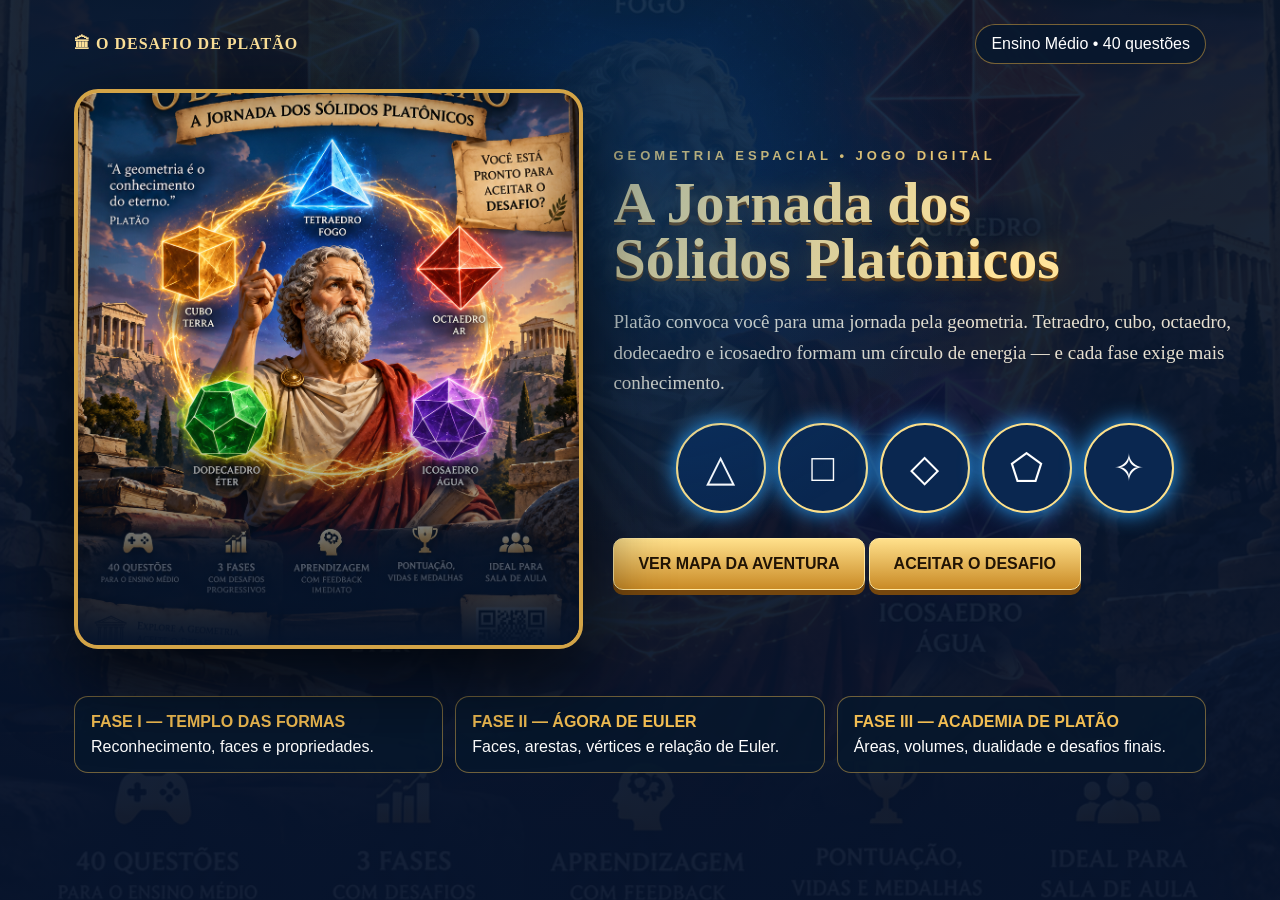
<file: index.html>
<!doctype html><html lang="pt-BR"><head><meta charset="utf-8"><meta name="viewport" content="width=device-width,initial-scale=1">
<title>O Desafio de Platão — Sólidos Platônicos</title><link rel="stylesheet" href="style.css"></head><body>
<section id="start" class="screen active"><div class="wrap">
<div class="top"><div class="brand">🏛 O DESAFIO DE PLATÃO</div><div class="pill">Ensino Médio • 40 questões</div></div>
<div class="hero"><div class="heroArt"></div><div><div class="kicker">GEOMETRIA ESPACIAL • JOGO DIGITAL</div><h1>A Jornada dos<br>Sólidos Platônicos</h1>
<p class="lead">Platão convoca você para uma jornada pela geometria. Tetraedro, cubo, octaedro, dodecaedro e icosaedro formam um círculo de energia — e cada fase exige mais conhecimento.</p>
<div class="energyRow"><div class="solid">△</div><div class="solid">□</div><div class="solid">◇</div><div class="solid">⬠</div><div class="solid">✧</div></div>
<button class="cta" onclick="show('map')">VER MAPA DA AVENTURA</button> <button class="cta" onclick="start()">ACEITAR O DESAFIO</button></div></div>
<div class="phases"><div class="phaseCard"><b>FASE I — TEMPLO DAS FORMAS</b>Reconhecimento, faces e propriedades.</div><div class="phaseCard"><b>FASE II — ÁGORA DE EULER</b>Faces, arestas, vértices e relação de Euler.</div><div class="phaseCard"><b>FASE III — ACADEMIA DE PLATÃO</b>Áreas, volumes, dualidade e desafios finais.</div></div>
</div></section>

<section id="map" class="screen">
  <div class="mapPage">
    <img src="mapa-aventura.png" class="mapImage" alt="Mapa visual das três fases do jogo O Desafio de Platão">
    <div class="mapActions">
      <button class="cta" onclick="show('start')">← VOLTAR</button>
      <button class="cta" onclick="start()">INICIAR AVENTURA →</button>
    </div>
  </div>
</section>

<section id="game" class="screen"><div class="gameHeader"><div class="wrap"><div class="top"><div class="brand">🏛 O DESAFIO DE PLATÃO</div><div class="pill">❤️ <span id="lives">3</span> &nbsp; ⭐ <span id="score">0</span></div></div><div class="progress"><i id="bar"></i></div></div></div>
<div class="wrap stage"><aside class="guide"><div class="guideImg"></div><p class="speech">“A geometria revela a ordem das formas. Mostre que é digno de atravessar a Academia.”</p></aside>
<article class="quiz"><div class="meta"><span id="meta"></span><span>⚡ DESAFIO GEOMÉTRICO</span></div><h2 id="q"></h2><div id="opts"></div><div id="feedback"></div><button class="cta" id="next" onclick="next()">PRÓXIMO DESAFIO →</button></article></div></section>
<section id="phase" class="screen"><div class="center"><div class="big">🏺⚡</div><h1 id="pt"></h1><p id="pp"></p><button class="cta" onclick="go()">ENTRAR NA PRÓXIMA FASE</button></div></section>
<section id="end" class="screen"><div class="center"><div class="big">🏛️🏆</div><h1>Platão reconhece sua jornada!</h1><p id="result"></p><div class="medal" id="medal"></div><button class="cta" onclick="location.reload()">JOGAR NOVAMENTE</button></div></section>
<script src="game.js"></script></body></html>
</file>
<file: style.css>
*{box-sizing:border-box}
:root{--gold:#f2bd52;--gold2:#ffe39a;--navy:#06142b;--blue:#0b2b57;--paper:#e9c98e;--ink:#24190d}
body{margin:0;min-height:100vh;color:#fff;font-family:Georgia,"Times New Roman",serif;background:
linear-gradient(#06152be8,#07142df2),url('platao-poster.png') center/cover fixed}
body:before{content:"";position:fixed;inset:0;pointer-events:none;background:radial-gradient(circle at 50% 20%,#0b5ca455,transparent 38%)}
button{font:700 16px Arial,sans-serif;cursor:pointer}
.screen{display:none;min-height:100vh}.screen.active{display:block}
.wrap{max-width:1180px;margin:auto;padding:24px}
.top{display:flex;justify-content:space-between;align-items:center;gap:15px}
.brand{font-weight:900;letter-spacing:1px;color:var(--gold2)}
.pill{background:#07182ddd;border:1px solid #d9a63e88;border-radius:30px;padding:10px 15px;font-family:Arial}
.hero{min-height:610px;display:grid;grid-template-columns:45% 55%;align-items:center;gap:30px}
.heroArt{min-height:560px;border:4px solid #d3a447;border-radius:24px;background:url('platao-poster.png') center 26%/cover;box-shadow:0 25px 80px #000b,inset 0 0 70px #0008;position:relative;overflow:hidden}
.heroArt:after{content:"";position:absolute;inset:0;background:linear-gradient(transparent 55%,#06142b)}
.kicker{font:800 13px Arial;letter-spacing:4px;color:#f5cc70}
h1{font-size:58px;line-height:.98;margin:12px 0;color:var(--gold2);text-shadow:0 3px 0 #734614,0 0 28px #df9c2b55}
h2{font-size:28px;color:#fff}.lead{font-size:19px;line-height:1.6;color:#e7e0d0}
.cta{padding:16px 24px;border:1px solid #ffe8a0;border-radius:10px;color:#211405;background:linear-gradient(#ffe08b,#c98a25);box-shadow:0 5px 0 #75470e}
.phases{display:grid;grid-template-columns:repeat(3,1fr);gap:12px;margin-top:22px}
.phaseCard{background:#07182de8;border:1px solid #cba14888;padding:16px;border-radius:14px;font-family:Arial}.phaseCard b{display:block;color:var(--gold);margin-bottom:7px}
.gameHeader{position:sticky;top:0;z-index:4;background:#06142bef;backdrop-filter:blur(8px);border-bottom:1px solid #d0a24366}
.progress{height:8px;background:#293752;border-radius:9px;overflow:hidden;margin-top:12px}.progress i{display:block;height:100%;background:linear-gradient(90deg,#f0a52e,#ffe899);width:0;transition:.3s}
.stage{display:grid;grid-template-columns:300px 1fr;gap:22px;padding-top:28px}
.guide,.quiz{background:#07182ee8;border:1px solid #d5aa5266;border-radius:18px;box-shadow:0 15px 45px #0008}
.guide{overflow:hidden}.guideImg{height:320px;background:url('platao-poster.png') 50% 43%/190% auto}.speech{margin:0;padding:20px;font-style:italic;line-height:1.5;color:#f3dfb0}
.quiz{padding:28px;min-height:560px}.meta{font:800 13px Arial;color:#f3c760;letter-spacing:1px;display:flex;justify-content:space-between}
.quiz h2{font-family:Arial,sans-serif;font-size:27px;line-height:1.35;margin:30px 0}
.option{display:block;width:100%;text-align:left;border:1px solid #61708d;background:#13284a;color:#fff;border-radius:11px;padding:15px 17px;margin:10px 0;box-shadow:none}
.option:hover{background:#1d3a68;border-color:#e3ba5c}.option.correct{background:#18593b;border-color:#72e39c}.option.wrong{background:#702c35;border-color:#ff8995}
#feedback{min-height:70px;padding:15px 0;font:600 16px/1.5 Arial;color:#ffe29b}#next{display:none}
.energyRow{display:flex;justify-content:center;gap:12px;flex-wrap:wrap;margin:25px auto}.solid{width:90px;height:90px;border:2px solid #ffe18a;border-radius:50%;display:grid;place-items:center;background:#0a2750;box-shadow:0 0 22px #2da5ff;font-size:38px}
.center{text-align:center;padding:90px 20px}.center p{max-width:720px;margin:18px auto;font-size:19px;line-height:1.6}.big{font-size:90px}.medal{font-size:80px}
@media(max-width:800px){.hero,.stage{grid-template-columns:1fr}.heroArt{min-height:430px}.phases{grid-template-columns:1fr}.guide{display:none}h1{font-size:40px}.wrap{padding:15px}}

.mapPage{max-width:1500px;margin:auto;padding:18px;text-align:center}
.mapImage{display:block;width:100%;height:auto;border:3px solid #d8aa4b;border-radius:18px;box-shadow:0 20px 70px #000c}
.mapActions{display:flex;justify-content:center;gap:18px;flex-wrap:wrap;padding:18px 0 35px}
</file>
